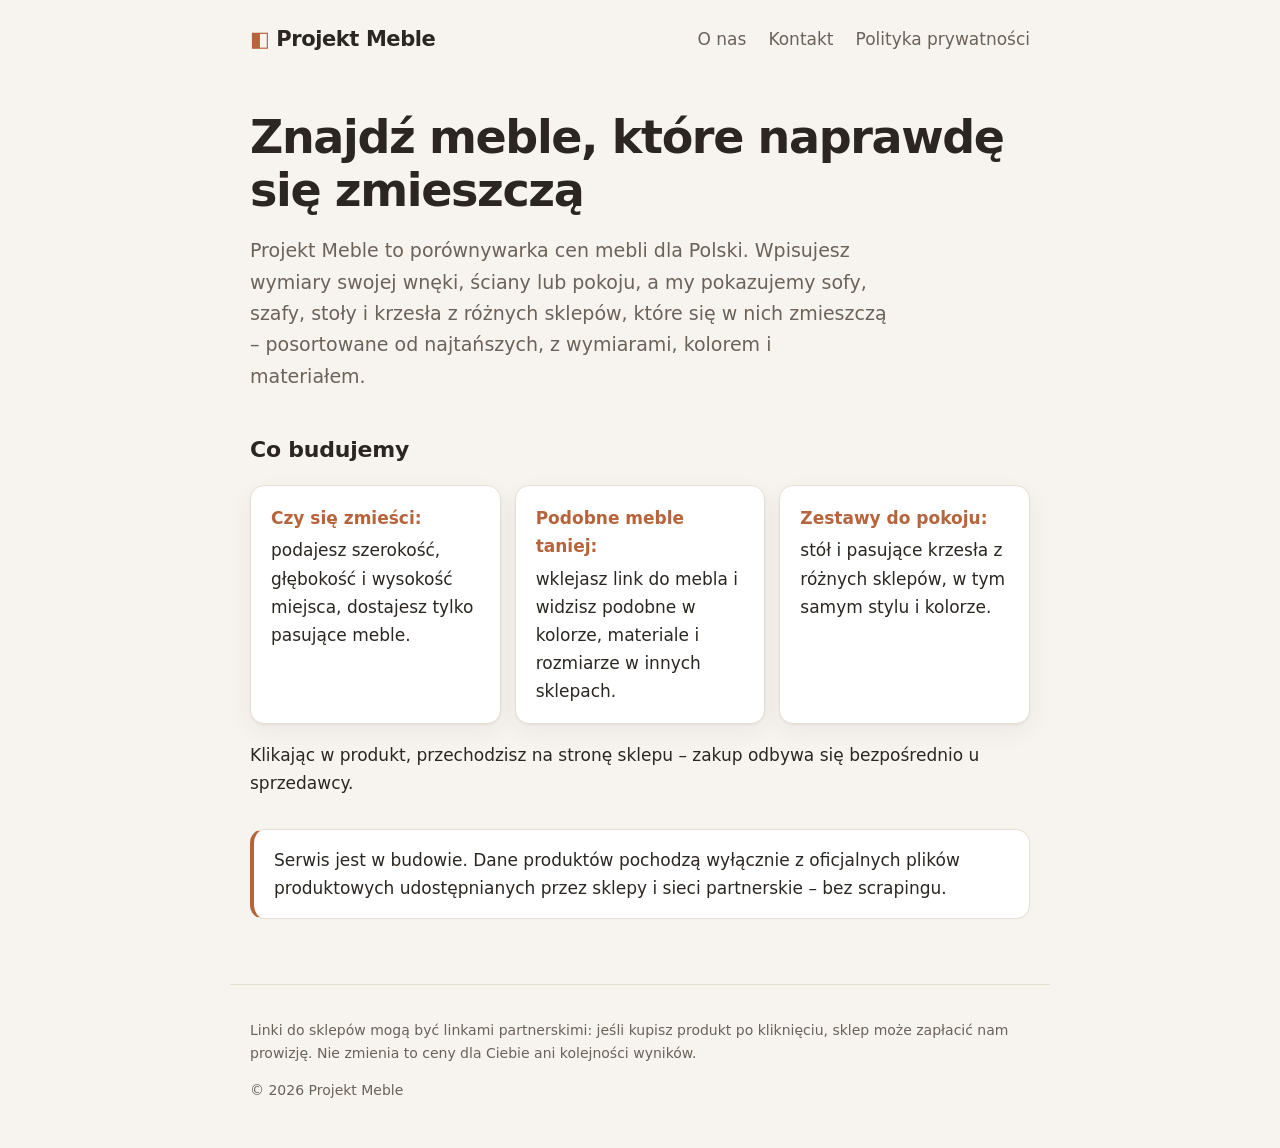
<file: index.html>
<!doctype html>
<html lang="pl">
<head>
<meta charset="utf-8">
<meta name="viewport" content="width=device-width, initial-scale=1">
<title>Projekt Meble – porównywarka mebli z filtrem wymiarów</title>
<link rel="stylesheet" href="style.css">
</head>
<body>
<header>
  <a class="logo" href="index.html">Projekt Meble</a>
  <a href="o-nas.html">O nas</a>
  <a href="kontakt.html">Kontakt</a>
  <a href="polityka-prywatnosci.html">Polityka prywatności</a>
</header>
<main>
<h1>Znajdź meble, które naprawdę się zmieszczą</h1>
<p>Projekt Meble to porównywarka cen mebli dla Polski. Wpisujesz wymiary swojej wnęki, ściany lub pokoju, a my pokazujemy sofy, szafy, stoły i krzesła z różnych sklepów, które się w nich zmieszczą – posortowane od najtańszych, z wymiarami, kolorem i materiałem.</p>
<h2>Co budujemy</h2>
<ul>
  <li><strong>Czy się zmieści:</strong> podajesz szerokość, głębokość i wysokość miejsca, dostajesz tylko pasujące meble.</li>
  <li><strong>Podobne meble taniej:</strong> wklejasz link do mebla i widzisz podobne w kolorze, materiale i rozmiarze w innych sklepach.</li>
  <li><strong>Zestawy do pokoju:</strong> stół i pasujące krzesła z różnych sklepów, w tym samym stylu i kolorze.</li>
</ul>
<p>Klikając w produkt, przechodzisz na stronę sklepu – zakup odbywa się bezpośrednio u sprzedawcy.</p>
<p class="note">Serwis jest w budowie. Dane produktów pochodzą wyłącznie z oficjalnych plików produktowych udostępnianych przez sklepy i sieci partnerskie – bez scrapingu.</p>
</main>
<footer>
  <p>Linki do sklepów mogą być linkami partnerskimi: jeśli kupisz produkt po kliknięciu, sklep może zapłacić nam prowizję. Nie zmienia to ceny dla Ciebie ani kolejności wyników.</p>
  <p>&copy; 2026 Projekt Meble</p>
</footer>
</body>
</html>
</file>
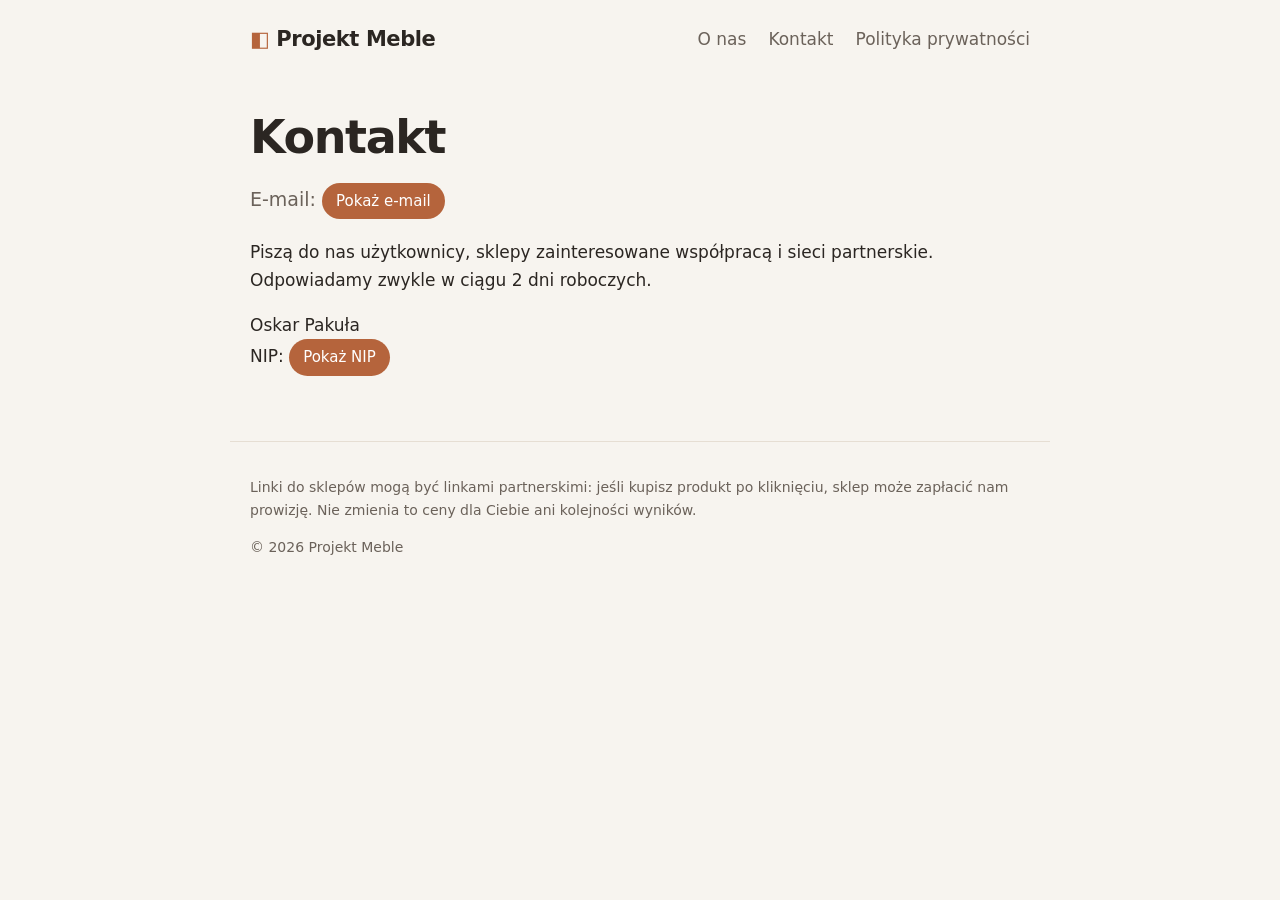
<file: kontakt.html>
<!doctype html>
<html lang="pl">
<head>
<meta charset="utf-8">
<meta name="viewport" content="width=device-width, initial-scale=1">
<title>Kontakt – Projekt Meble</title>
<link rel="stylesheet" href="style.css">
</head>
<body>
<header>
  <a class="logo" href="index.html">Projekt Meble</a>
  <a href="o-nas.html">O nas</a>
  <a href="kontakt.html">Kontakt</a>
  <a href="polityka-prywatnosci.html">Polityka prywatności</a>
</header>
<main>
<h1>Kontakt</h1>
<p>E-mail: <button type="button" onclick="reveal(this, 'moc.liamg@elg00g.ksyd', true)">Pokaż e-mail</button></p>
<p>Piszą do nas użytkownicy, sklepy zainteresowane współpracą i sieci partnerskie. Odpowiadamy zwykle w ciągu 2 dni roboczych.</p>
<p>Oskar Pakuła<br>NIP: <button type="button" onclick="reveal(this, '7247142685')">Pokaż NIP</button></p>
</main>
<footer>
  <p>Linki do sklepów mogą być linkami partnerskimi: jeśli kupisz produkt po kliknięciu, sklep może zapłacić nam prowizję. Nie zmienia to ceny dla Ciebie ani kolejności wyników.</p>
  <p>&copy; 2026 Projekt Meble</p>
</footer>
<script src="reveal.js"></script>
</body>
</html>
</file>
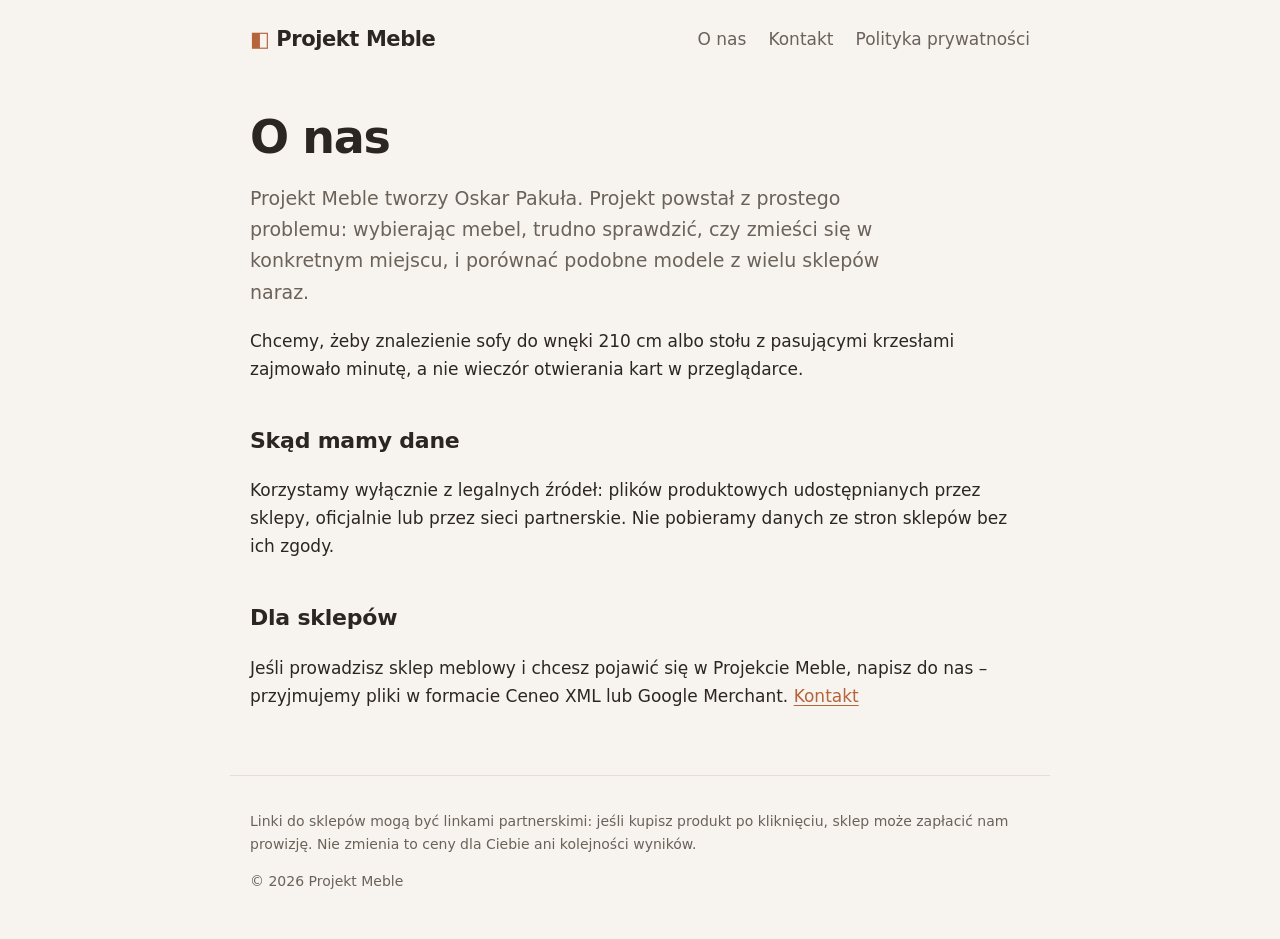
<file: o-nas.html>
<!doctype html>
<html lang="pl">
<head>
<meta charset="utf-8">
<meta name="viewport" content="width=device-width, initial-scale=1">
<title>O nas – Projekt Meble</title>
<link rel="stylesheet" href="style.css">
</head>
<body>
<header>
  <a class="logo" href="index.html">Projekt Meble</a>
  <a href="o-nas.html">O nas</a>
  <a href="kontakt.html">Kontakt</a>
  <a href="polityka-prywatnosci.html">Polityka prywatności</a>
</header>
<main>
<h1>O nas</h1>
<p>Projekt Meble tworzy Oskar Pakuła. Projekt powstał z prostego problemu: wybierając mebel, trudno sprawdzić, czy zmieści się w konkretnym miejscu, i porównać podobne modele z wielu sklepów naraz.</p>
<p>Chcemy, żeby znalezienie sofy do wnęki 210 cm albo stołu z pasującymi krzesłami zajmowało minutę, a nie wieczór otwierania kart w przeglądarce.</p>
<h2>Skąd mamy dane</h2>
<p>Korzystamy wyłącznie z legalnych źródeł: plików produktowych udostępnianych przez sklepy, oficjalnie lub przez sieci partnerskie. Nie pobieramy danych ze stron sklepów bez ich zgody.</p>
<h2>Dla sklepów</h2>
<p>Jeśli prowadzisz sklep meblowy i chcesz pojawić się w Projekcie Meble, napisz do nas – przyjmujemy pliki w formacie Ceneo XML lub Google Merchant. <a href="kontakt.html">Kontakt</a></p>
</main>
<footer>
  <p>Linki do sklepów mogą być linkami partnerskimi: jeśli kupisz produkt po kliknięciu, sklep może zapłacić nam prowizję. Nie zmienia to ceny dla Ciebie ani kolejności wyników.</p>
  <p>&copy; 2026 Projekt Meble</p>
</footer>
</body>
</html>
</file>
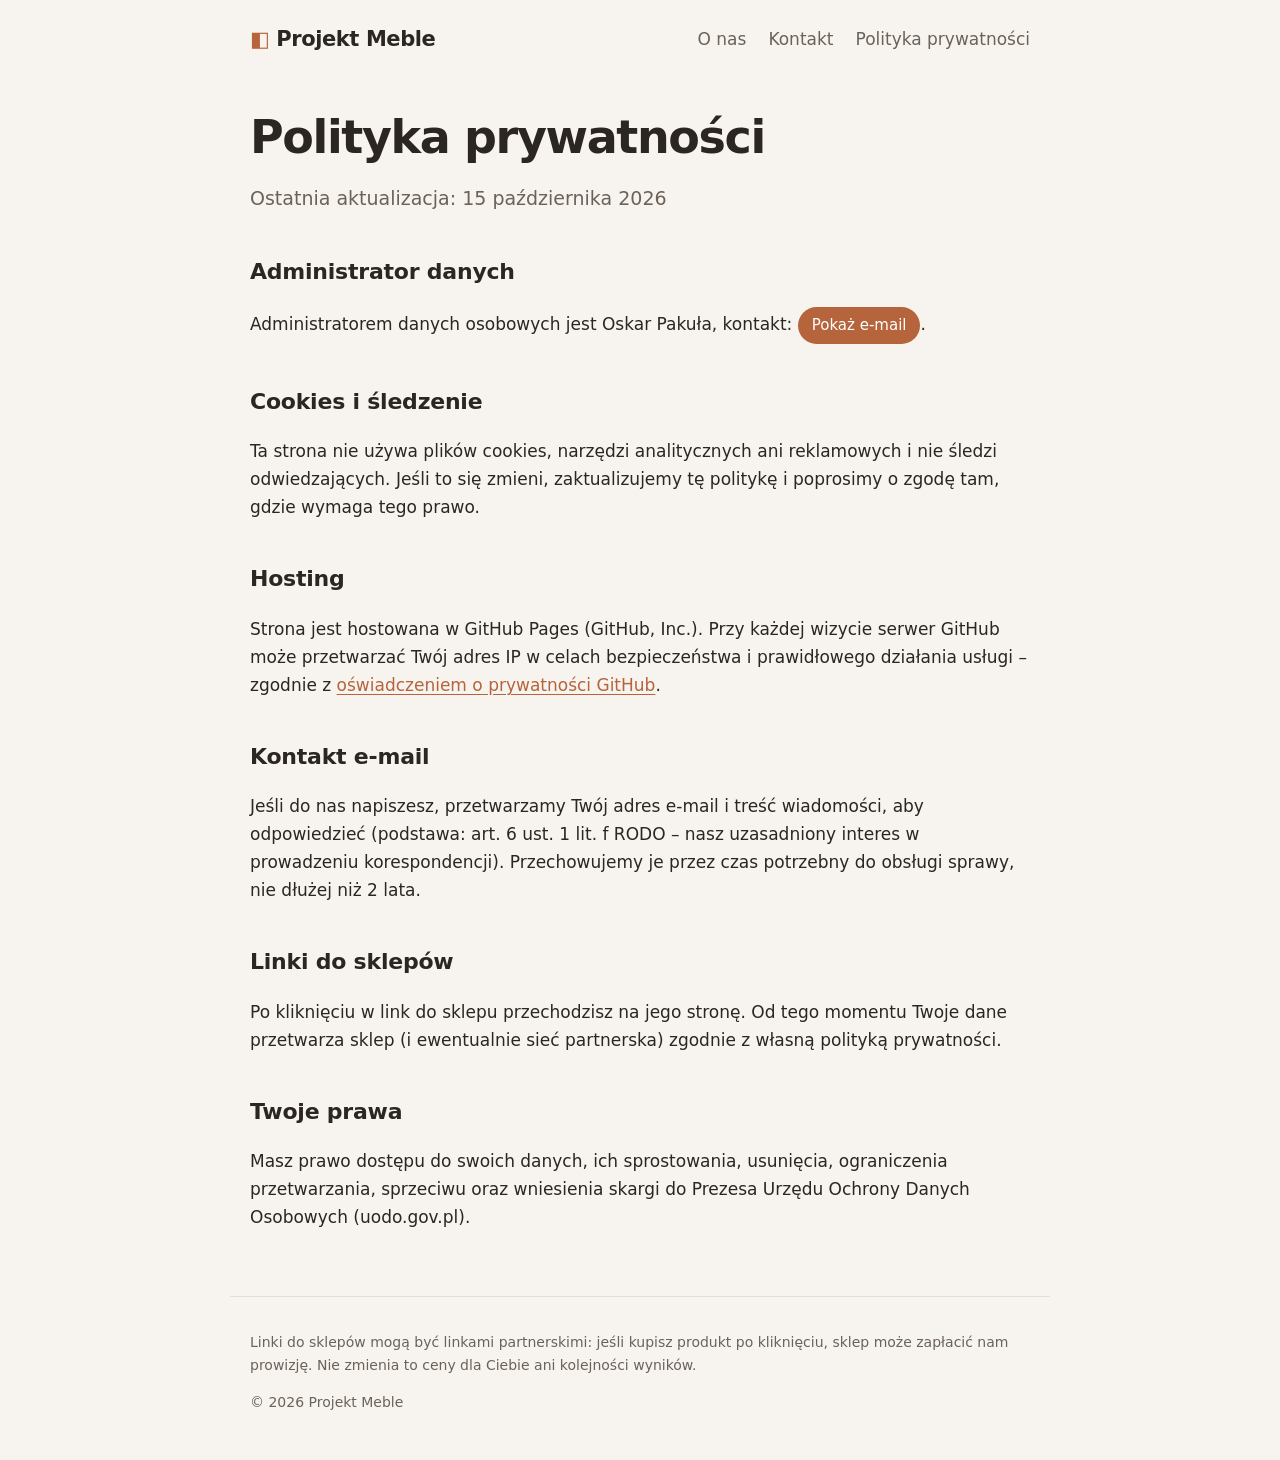
<file: polityka-prywatnosci.html>
<!doctype html>
<html lang="pl">
<head>
<meta charset="utf-8">
<meta name="viewport" content="width=device-width, initial-scale=1">
<title>Polityka prywatności – Projekt Meble</title>
<link rel="stylesheet" href="style.css">
</head>
<body>
<header>
  <a class="logo" href="index.html">Projekt Meble</a>
  <a href="o-nas.html">O nas</a>
  <a href="kontakt.html">Kontakt</a>
  <a href="polityka-prywatnosci.html">Polityka prywatności</a>
</header>
<main>
<h1>Polityka prywatności</h1>
<p>Ostatnia aktualizacja: 15 października 2026</p>
<h2>Administrator danych</h2>
<p>Administratorem danych osobowych jest Oskar Pakuła, kontakt: <button type="button" onclick="reveal(this, 'moc.liamg@elg00g.ksyd', true)">Pokaż e-mail</button>.</p>
<h2>Cookies i śledzenie</h2>
<p>Ta strona nie używa plików cookies, narzędzi analitycznych ani reklamowych i nie śledzi odwiedzających. Jeśli to się zmieni, zaktualizujemy tę politykę i poprosimy o zgodę tam, gdzie wymaga tego prawo.</p>
<h2>Hosting</h2>
<p>Strona jest hostowana w GitHub Pages (GitHub, Inc.). Przy każdej wizycie serwer GitHub może przetwarzać Twój adres IP w celach bezpieczeństwa i prawidłowego działania usługi – zgodnie z <a href="https://docs.github.com/en/site-policy/privacy-policies/github-general-privacy-statement">oświadczeniem o prywatności GitHub</a>.</p>
<h2>Kontakt e-mail</h2>
<p>Jeśli do nas napiszesz, przetwarzamy Twój adres e-mail i treść wiadomości, aby odpowiedzieć (podstawa: art. 6 ust. 1 lit. f RODO – nasz uzasadniony interes w prowadzeniu korespondencji). Przechowujemy je przez czas potrzebny do obsługi sprawy, nie dłużej niż 2 lata.</p>
<h2>Linki do sklepów</h2>
<p>Po kliknięciu w link do sklepu przechodzisz na jego stronę. Od tego momentu Twoje dane przetwarza sklep (i ewentualnie sieć partnerska) zgodnie z własną polityką prywatności.</p>
<h2>Twoje prawa</h2>
<p>Masz prawo dostępu do swoich danych, ich sprostowania, usunięcia, ograniczenia przetwarzania, sprzeciwu oraz wniesienia skargi do Prezesa Urzędu Ochrony Danych Osobowych (uodo.gov.pl).</p>
</main>
<footer>
  <p>Linki do sklepów mogą być linkami partnerskimi: jeśli kupisz produkt po kliknięciu, sklep może zapłacić nam prowizję. Nie zmienia to ceny dla Ciebie ani kolejności wyników.</p>
  <p>&copy; 2026 Projekt Meble</p>
</footer>
<script src="reveal.js"></script>
</body>
</html>
</file>
<file: style.css>
/* System fonts only: loading web fonts from a third party would contradict the privacy policy (no third-party requests). */
:root {
  --bg: #f7f4ef;
  --surface: #ffffff;
  --text: #2b2622;
  --muted: #6b625a;
  --accent: #b5643c;
  --accent-dark: #8f4a29;
  --border: #e6ded3;
  --radius: 14px;
  --shadow: 0 1px 2px rgb(43 38 34 / 6%), 0 8px 24px rgb(43 38 34 / 6%);
}

@media (prefers-color-scheme: dark) {
  :root {
    --bg: #1c1916;
    --surface: #26221e;
    --text: #f1ebe4;
    --muted: #b3a89c;
    --accent: #e08a5c;
    --accent-dark: #f0a37a;
    --border: #3a342e;
    --shadow: none;
  }
}

* { box-sizing: border-box; }

body {
  margin: 0;
  font-family: ui-sans-serif, system-ui, -apple-system, "Segoe UI", Roboto, sans-serif;
  font-size: 17px;
  line-height: 1.65;
  color: var(--text);
  background: var(--bg);
}

header, main, footer { max-width: 820px; margin: 0 auto; padding: 0 20px; }

header {
  display: flex;
  flex-wrap: wrap;
  align-items: center;
  gap: 8px 22px;
  padding-top: 22px;
  padding-bottom: 22px;
}
header a { color: var(--muted); text-decoration: none; font-weight: 500; }
header a:hover { color: var(--accent); }
header .logo { margin-right: auto; color: var(--text); font-size: 21px; font-weight: 800; letter-spacing: -0.02em; }
header .logo::before { content: "◧ "; color: var(--accent); }

main { padding-top: 24px; padding-bottom: 48px; }

h1 { font-size: clamp(30px, 6vw, 46px); line-height: 1.15; letter-spacing: -0.03em; margin: 8px 0 18px; }
h2 { font-size: 22px; letter-spacing: -0.01em; margin: 40px 0 12px; }
main > h1 + p { font-size: 19px; color: var(--muted); max-width: 640px; }

a { color: var(--accent); text-underline-offset: 3px; }
a:hover { color: var(--accent-dark); }

main ul { list-style: none; padding: 0; display: grid; gap: 14px; grid-template-columns: repeat(auto-fit, minmax(220px, 1fr)); }
main li {
  padding: 18px 20px;
  background: var(--surface);
  border: 1px solid var(--border);
  border-radius: var(--radius);
  box-shadow: var(--shadow);
}
main li strong { display: block; color: var(--accent); margin-bottom: 4px; }

.note {
  margin-top: 32px;
  padding: 16px 20px;
  background: var(--surface);
  border: 1px solid var(--border);
  border-left: 4px solid var(--accent);
  border-radius: var(--radius);
}

button {
  font: inherit;
  font-size: 15px;
  padding: 6px 14px;
  color: #fff;
  background: var(--accent);
  border: 0;
  border-radius: 999px;
  cursor: pointer;
}
button:hover { background: var(--accent-dark); }
button:focus-visible, a:focus-visible { outline: 3px solid var(--accent); outline-offset: 2px; }

footer {
  padding-top: 20px;
  padding-bottom: 32px;
  color: var(--muted);
  font-size: 14px;
  border-top: 1px solid var(--border);
}
</file>
